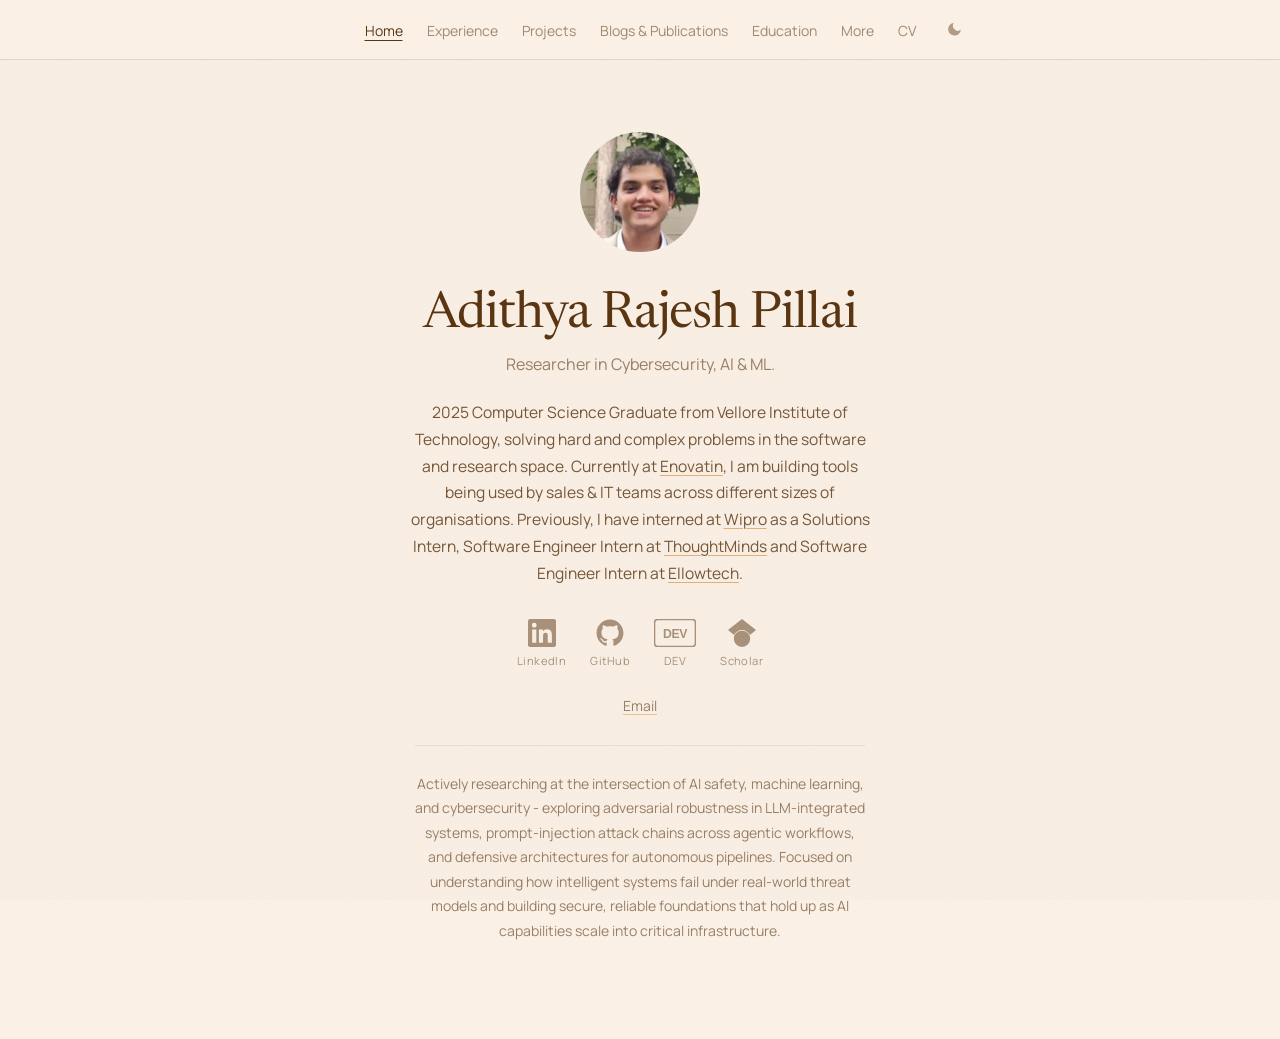
<file: index.html>
<!DOCTYPE html>
<html lang="en">
<head>
  <meta charset="UTF-8">
  <meta name="viewport" content="width=device-width, initial-scale=1.0">
  <title>Adithya Rajesh Pillai</title>
  <link rel="preconnect" href="https://fonts.googleapis.com">
  <link rel="preconnect" href="https://fonts.gstatic.com" crossorigin>
  <link href="https://fonts.googleapis.com/css2?family=Newsreader:opsz,wght@6..72,300;6..72,400;6..72,500&family=Manrope:wght@300;400;500;600&display=swap" rel="stylesheet">
  <link rel="stylesheet" href="shared.css">
</head>
<body>

  <header class="site-header">
    <div class="header-inner">
      <ul class="nav-list" id="nav-list"></ul>
      <button class="theme-toggle" id="theme-toggle" aria-label="Switch to dark mode"></button>
    </div>
  </header>

  <main class="content-col">

    <!-- HOME -->
    <section id="home" class="section">
      <div class="hero-photo-wrap">
        <img src="profile.jpg" alt="Adithya Rajesh Pillai">
      </div>
      <h1 class="name">Adithya Rajesh Pillai</h1>
      <p class="role">Researcher in Cybersecurity, AI &amp; ML.</p>
      <p class="bio">
        2025 Computer Science Graduate from Vellore Institute of Technology, solving hard and complex problems in the software and research space. Currently at <a class="inline-link" href="https://enovatin.com" target="_blank" rel="noopener">Enovatin</a>, I am building tools being used by sales &amp; IT teams across different sizes of organisations. Previously, I have interned at <a class="inline-link" href="https://www.wipro.com/cybersecurity/" target="_blank" rel="noopener">Wipro</a> as a Solutions Intern, Software Engineer Intern at <a class="inline-link" href="https://www.thoughtminds.ai/" target="_blank" rel="noopener">ThoughtMinds</a> and Software Engineer Intern at <a class="inline-link" href="https://ellow.io/" target="_blank" rel="noopener">Ellowtech</a>.
      </p>
      <div class="socials" id="socials"></div>
      <a class="hero-email" href="mailto:adithya.pillai16@gmail.com">Email</a>
      <p class="research-bio">
        Actively researching at the intersection of AI safety, machine learning, and cybersecurity - exploring adversarial robustness in LLM-integrated systems, prompt-injection attack chains across agentic workflows, and defensive architectures for autonomous pipelines. Focused on understanding how intelligent systems fail under real-world threat models and building secure, reliable foundations that hold up as AI capabilities scale into critical infrastructure.
      </p>
    </section>

    <!-- EXPERIENCE -->
    <section id="experience" class="section">
      <h1 class="page-title">Experience</h1>
      <p class="page-intro">Places I've worked, problems I've poked at, and what I learned breaking and building things along the way.</p>

      <div class="entry">
        <div class="entry-date">October 2025 — Present</div>
        <h3 class="entry-title">Founding Engineer</h3>
        <div class="entry-org"><a class="inline-link" href="https://enovatin.com" target="_blank" rel="noopener">Enovatin Technologies</a></div>
        <div class="entry-body">
          <ul>
            <li>Owned full lifecycle of 8 features from PRD to production with zero post-launch incidents; ran usability sessions with 5 clients, identified and shipped fixes for 3 UX gaps, improving task completion rates.</li>
            <li>Redesigned a sequential AI workflow into a multi-agent orchestration pipeline, cutting completion time from ~40s to 15s; built an async job queue with background workers, offloading 60% of processing and improving response time 3x.</li>
            <li>Added isolated auth middleware for admin routes to eliminate privilege escalation paths; configured audit logging for 100% of admin actions, enabling full compliance traceability.</li>
          </ul>
        </div>
      </div>

      <div class="entry">
        <div class="entry-date">January 2025 — September 2025</div>
        <h3 class="entry-title">Cybersecurity Solutions Intern</h3>
        <div class="entry-org"><a class="inline-link" href="https://www.wipro.com/cybersecurity/" target="_blank" rel="noopener">Wipro</a></div>
        <div class="entry-body">
          <ul>
            <li>Delivered CXO-level SOC-CMM assessment reports for Fortune 500 European enterprises, translating NIST CSF and ISO 27001 findings into audit-ready actions.</li>
            <li>Standardised solution architectures across multiple pre-sales engagements, reducing rework by 20%.</li>
            <li>Produced 6 client-ready case studies on security assurance and ROI-driven remediation with enterprise partners.</li>
          </ul>
        </div>
      </div>

      <div class="entry">
        <div class="entry-date">September 2023 — November 2023</div>
        <h3 class="entry-title">Software Engineer Intern</h3>
        <div class="entry-org"><a class="inline-link" href="https://www.thoughtminds.ai/" target="_blank" rel="noopener">ThoughtMinds</a></div>
        <div class="entry-body">
          <ul>
            <li>Fine-tuned Llama 2 for a text-classification task, improving prediction accuracy from 65% to 85%.</li>
            <li>Migrated a ReactJS frontend to Next.js + TypeScript, enabling SSR on 5 routes and cutting page load time 30%.</li>
            <li>Ran cross-environment testing across AWS and Azure, logging endpoint behaviour in staging and production to catch deployment regressions.</li>
          </ul>
        </div>
      </div>

      <div class="entry">
        <div class="entry-date">June 2022 — July 2022</div>
        <h3 class="entry-title">Software Engineer Intern</h3>
        <div class="entry-org"><a class="inline-link" href="https://ellow.io/" target="_blank" rel="noopener">Ellowtech</a></div>
        <div class="entry-body">
          <ul>
            <li>Optimised candidate-search SQL queries through indexing and restructuring, cutting filtered lookup time by 25%.</li>
            <li>Documented internal API contracts for developer onboarding flow, adopted as reference across the frontend team.</li>
            <li>Configured Azure RBAC across dev/staging/prod for a client deployment, enforcing least-privilege access.</li>
          </ul>
        </div>
      </div>
    </section>

    <!-- PROJECTS -->
    <section id="projects" class="section">
      <h1 class="page-title">Projects</h1>

      <div class="entry">
        <div class="entry-date">January 2026 — March 2026</div>
        <h3 class="entry-title">Infrastructure Cost Optimisation Agent</h3>
        <div class="entry-org">Agentic FinOps</div>
        <div class="entry-body">
          <ul>
            <li>Built an agentic FinOps tool that autonomously analyses AWS spend and surfaces cost-saving recommendations.</li>
            <li>Added an LLM-driven validation step that reviews each recommendation for feasibility and risk before surfacing it.</li>
          </ul>
        </div>
        <div class="tag-row"><span class="tag tag-accent">react</span><span class="tag">langgraph</span><span class="tag">python</span><span class="tag">aws</span></div>
      </div>

      <div class="entry">
        <div class="entry-date">November 2025 — December 2025</div>
        <h3 class="entry-title">Home Lab SIEM</h3>
        <div class="entry-org">Security tooling</div>
        <div class="entry-body">
          <ul>
            <li>Built a real-time alert notification service with severity-based priority queuing and multi-channel delivery.</li>
            <li>Engineered per-recipient token-bucket rate limiting via Redis scripts to prevent alert fatigue.</li>
          </ul>
        </div>
        <div class="tag-row"><span class="tag tag-accent">python</span><span class="tag">postgresql</span><span class="tag">redis</span><span class="tag">docker</span></div>
      </div>

      <div class="entry">
        <div class="entry-date">July 2025 — September 2025</div>
        <h3 class="entry-title">Batch Transaction Processing Engine</h3>
        <div class="entry-org">Systems programming</div>
        <div class="entry-body">
          <ul>
            <li>Built a batch processor in C that reads a master account file and a transaction file, writing an updated master.</li>
            <li>Generated an end-of-day summary report with total debits, credits and closing balance of reconciliation.</li>
          </ul>
        </div>
        <div class="tag-row"><span class="tag tag-accent">c</span><span class="tag">flat-file i/o</span><span class="tag">makefile</span><span class="tag">parsing</span></div>
      </div>
    </section>

    <!-- BLOGS & PUBLICATIONS -->
    <section id="blogs-publications" class="section">
      <h1 class="page-title">Blogs &amp; Publications</h1>

      <h2 class="section-subhead">Journals</h2>

      <div class="entry">
        <div class="entry-date">2024</div>
        <h3 class="entry-title">Privacy and Data Protection Challenges in Industry 4.0: An AI-Driven Perspective</h3>
        <div class="entry-org">Co-authors: Tanisha Jauhari, <strong>Adithya Rajesh Pillai</strong>, Gaurpriya Singh Roy, Adhip Koshy, Stuti Kothari, Ajitha D<a class="pill" href="https://www.researchgate.net/publication/382680515_Privacy_and_data_protection_challenges_in_industry_40_An_AI-driven_perspective" target="_blank" rel="noopener">Paper</a></div>
        <div class="entry-body">
          <p>The paper explores how AI techniques can safeguard sensitive information and ensure compliance. It explores fundamental technologies such as cyber-physical systems and the complex application of AI in analytics and predictive maintenance.</p>
        </div>
      </div>

      <h2 class="section-subhead">Conferences</h2>

      <h2 class="section-subhead">Blogs</h2>

      <h2 class="section-subhead">Soon 👀</h2>
    </section>

    <!-- EDUCATION -->
    <section id="education" class="section">
      <h1 class="page-title">Education</h1>

      <div class="entry">
        <div class="entry-date">2021 — 2025</div>
        <h3 class="entry-title">B.Tech, Computer Science and Engineering</h3>
        <div class="entry-org" style="font-weight: 700; opacity: 1;">Vellore Institute of Technology · Vellore, Tamil Nadu, India</div>
        <div class="entry-body">
          <p>Grade: 8/10 (First Class Honours)</p>
          <p>Electives:</p>
          <ul>
            <li>BCSE334L: Predictive Analytics</li>
            <li>BCSE353E: Information Security Analysis and Audit</li>
            <li>BCSE354E: Information Security Management</li>
            <li>BCSE401L: Internet of Things</li>
            <li>BCSE410L: Cyber Security</li>
          </ul>
        </div>
      </div>

      <div class="entry">
        <div class="entry-date">2017 — 2021</div>
        <h3 class="entry-title">Global Public School</h3>
        <div class="entry-org">Kochi, Kerala, India</div>
        <div class="entry-body">
          <p>AS/A Levels — Mathematics, Physics, Information Technology, English Language</p>
          <p>IGCSE — Mathematics, English Language, Information Technology, Physics, Chemistry, Environmental Management, Art &amp; Design</p>
        </div>
      </div>

      <div class="entry">
        <div class="entry-date">2015 — 2017</div>
        <h3 class="entry-title">Modern International School Bangkok</h3>
        <div class="entry-org">Bangkok, Thailand</div>
      </div>

      <div class="entry">
        <div class="entry-date">2012 — 2015</div>
        <h3 class="entry-title">Bangkok Patana School</h3>
        <div class="entry-org">Bangkok, Thailand</div>
      </div>

      <div class="entry">
        <div class="entry-date">2010 — 2012</div>
        <h3 class="entry-title">United Nations International School, Hanoi</h3>
        <div class="entry-org">Hanoi, Vietnam</div>
      </div>

      <div class="entry">
        <div class="entry-date">2010</div>
        <h3 class="entry-title">Swami Vivekananda Public School, Channannikadu</h3>
        <div class="entry-org">Channannikadu, Kerala, India</div>
      </div>

      <div class="entry">
        <div class="entry-date">2009 — 2010</div>
        <h3 class="entry-title">Singapore International School, Hanoi</h3>
        <div class="entry-org">Hanoi, Vietnam</div>
      </div>

      <div class="entry">
        <div class="entry-date">2007 — 2009</div>
        <h3 class="entry-title">International School of Dhaka (ISD)</h3>
        <div class="entry-org">Dhaka, Bangladesh</div>
      </div>
    </section>

    <!-- MORE -->
    <section id="more" class="section">
      <h1 class="page-title">More</h1>

      <h2 class="section-subhead">Skills</h2>

      <div class="entry">
        <div class="entry-body">
          <p><strong>Languages:</strong> Python, JavaScript, TypeScript, SQL (PostgreSQL), Bash, HTML/CSS</p>
          <p><strong>Frameworks:</strong> React, Next.js, Node.js, FastAPI, Flask, Redux, LangChain, TensorFlow, Keras</p>
          <p><strong>Tools &amp; Platforms:</strong> Git, GitHub Actions, Docker, Kubernetes, GCP, AWS, Linux, Redis, VS Code, Cursor, Claude Code, Grafana, PostHog, Postman, Figma, Burp Suite, Nmap, Wireshark, Splunk, Wazuh, Nessus, Microsoft Sentinel</p>
          <p><strong>Soft Skills:</strong> Analytical thinking, cross-functional collaboration, technical communication, research synthesis, attention to detail, stakeholder management, product intuition, structured problem-solving, adaptability, ownership mindset</p>
        </div>
      </div>

      <h2 class="section-subhead">Key Concepts</h2>

      <div class="entry">
        <div class="entry-body">
          <p>AI &amp; ML — <a class="inline-link" href="#">Notes</a> · <a class="inline-link" href="#">Code</a></p>
          <p>Cybersecurity — <a class="inline-link" href="#">Notes</a> · <a class="inline-link" href="#">Code</a></p>
          <p>Networks — <a class="inline-link" href="https://github.com/adithya16pillai/resources/blob/main/cs-fundamentals/Networking.pdf">Notes</a> · <a class="inline-link" href="https://github.com/adithya16pillai/5th-Semester">Code</a></p>
          <p>Cloud Computing — <a class="inline-link" href="#">Notes</a></p>
          <p>System Design — <a class="inline-link" href="#">Notes</a></p>
          <p>Docker + Kubernetes — <a class="inline-link" href="#">Notes</a></p>
          <p>Backend Development — <a class="inline-link" href="#">Notes</a> · <a class="inline-link" href="#">Code</a></p>
          <p>Frontend Development — <a class="inline-link" href="https://github.com/adithya16pillai/resources/blob/main/cs-fundamentals/Frontend.pdf">Notes</a> · <a class="inline-link" href="#">Code</a></p>
          <p>Data Structures &amp; Algorithms — <a class="inline-link" href="#">Notes</a> · <a class="inline-link" href="#">Code</a></p>
          <p>Database — <a class="inline-link" href="#">Notes</a></p>
          <p>C, C++ &amp; Rust — <a class="inline-link" href="#">Notes</a> · <a class="inline-link" href="#">Code</a></p>
          <p>Go — <a class="inline-link" href="#">Notes</a> · <a class="inline-link" href="#">Code</a></p>
          <p>GPU &amp; Hardware — <a class="inline-link" href="#">Notes</a> · <a class="inline-link" href="#">Code</a></p>
          <p>Cryptography — <a class="inline-link" href="#">Notes</a> · <a class="inline-link" href="https://github.com/adithya16pillai/Cryptography_and_network_security">Code</a></p>
        </div>
      </div>

      <h2 class="section-subhead">Achievements</h2>

      <div class="entry">
        <div class="entry-body">
          <p><strong>Malva Labs</strong> — Initiated a non-profit research organisation focusing on AI Safety &amp; Alignment, Biosecurity and Hardware.</p>
          <p><strong>Security Research</strong> — Won $20k+ from Live Hacking &amp; Capture the Flag events. Frequent Bug Bounty hunter &amp; contributor.</p>
          <p><strong>Hackathons</strong> — Participation in over 35 hackathons worldwide, coming Top 3 in 5 Major League Hacking &amp; DevPost hackathons.</p>
          <p><strong>Certifications</strong> — EC-Council Certified Ethical Hacker (CEHv12), Google Cloud Computing Foundations.</p>
        </div>
      </div>

      <h2 class="section-subhead">Community Service &amp; Charity Work</h2>

      <div class="entry">
        <div class="entry-body">
          <p><strong>Care &amp; Support Service</strong> — 10+ year tradition of spending time and donating to orphanages and old age homes, communicating &amp; learning.</p>
          <p><strong>Fundraising</strong> — Hosting food stalls funding children's health and participating in marathons for cancer research &amp; flood support.</p>
        </div>
      </div>

      <h2 class="section-subhead">Extracurricular</h2>

      <div class="entry">
        <div class="entry-body">
          <p><strong>English Cricket Board</strong> — ECB ACO Certified Cricket Umpire Level 1, Certified Cricket Scorer Level 2.</p>
          <p><strong>Sports</strong> — Long-distance runner (marathons &amp; half-marathons); played Basketball, Football &amp; Cricket at a high level.</p>
          <p><strong>Art</strong> — Participated &amp; won state-wide and district-wide art competitions &amp; exhibitions, specialising in oil painting &amp; charcoal drawing.</p>
          <p><strong>Languages:</strong> English (Fluent), Malayalam (Fluent), Mandarin (Intermediate), Hindi (Intermediate), Thai (Basic), Spanish (Basic).</p>
        </div>
      </div>
    </section>

  </main>

  <script src="site.js"></script>
  <script>
    initTheme();
    renderSocials("#socials");
    renderNav("#nav-list");
    initSectionRouter();
  </script>
</body>
</html>
</file>
<file: shared.css>
/* ============================================================
   adithya rajesh pillai — personal site
   ============================================================ */

:root {
  --bg:        #FAF0E6;
  --cream:     #F1D5BA;
  --tan:       #E8BB8D;
  --orange:    #DFA061;
  --brown:     #593512;
  --green:     #84B067;
  --brown-50:  rgba(89, 53, 18, 0.5);
  --brown-15:  rgba(89, 53, 18, 0.15);
  --brown-08:  rgba(89, 53, 18, 0.08);

  --font-display: "Newsreader", Georgia, serif;
  --font-body:    "Manrope", "Helvetica Neue", sans-serif;
}

/* ============================================================
   DARK MODE
   ============================================================ */

[data-theme="dark"] {
  --bg:        #13100c;
  --cream:     #1f1710;
  --tan:       #2d2015;
  --orange:    #DFA061;
  --brown:     #e9c99a;
  --green:     #84B067;
  --brown-50:  rgba(233, 201, 154, 0.5);
  --brown-15:  rgba(233, 201, 154, 0.15);
  --brown-08:  rgba(233, 201, 154, 0.08);
}

[data-theme="dark"] body::before {
  opacity: 0.06;
  mix-blend-mode: screen;
}

* { box-sizing: border-box; }

html, body {
  margin: 0;
  padding: 0;
  background: var(--bg);
  color: var(--brown);
  font-family: var(--font-body);
  font-size: 16px;
  line-height: 1.5;
  -webkit-font-smoothing: antialiased;
  text-rendering: optimizeLegibility;
}

/* subtle paper texture — no dot grid */
body::before {
  content: "";
  position: fixed;
  inset: 0;
  pointer-events: none;
  z-index: 0;
  opacity: 0.22;
  mix-blend-mode: multiply;
  background-image: url("data:image/svg+xml;utf8,<svg xmlns='http://www.w3.org/2000/svg' width='200' height='200'><filter id='n'><feTurbulence type='fractalNoise' baseFrequency='0.85' numOctaves='2' stitchTiles='stitch'/><feColorMatrix values='0 0 0 0 0.35  0 0 0 0 0.21  0 0 0 0 0.07  0 0 0 0.18 0'/></filter><rect width='100%' height='100%' filter='url(%23n)'/></svg>");
}

a { color: inherit; text-decoration: none; }

/* ============================================================
   HEADER / NAV
   ============================================================ */

.site-header {
  position: sticky;
  top: 0;
  z-index: 100;
  background: var(--bg);
  border-bottom: 1px solid var(--brown-15);
}

.header-inner {
  position: relative;
  max-width: 720px;
  margin: 0 auto;
  padding: 1.1rem 2rem;
  display: flex;
  justify-content: center;
  align-items: center;
}

.theme-toggle {
  position: absolute;
  right: 2rem;
  top: 50%;
  transform: translateY(-50%);
  background: none;
  border: none;
  cursor: pointer;
  padding: 0.3rem;
  display: flex;
  align-items: center;
  justify-content: center;
  color: var(--brown);
  opacity: 0.45;
  transition: opacity 0.2s;
  border-radius: 4px;
  line-height: 0;
}

.theme-toggle:hover { opacity: 1; }

.theme-toggle svg {
  width: 17px;
  height: 17px;
}

.brand {
  font-family: var(--font-display);
  font-size: 1.05rem;
  font-weight: 400;
  letter-spacing: -0.01em;
  color: var(--brown);
  opacity: 0.85;
  transition: opacity 0.2s;
}

.brand:hover { opacity: 1; }

.nav-list {
  list-style: none;
  margin: 0;
  padding: 0;
  display: flex;
  flex-direction: row;
  flex-wrap: wrap;
  gap: 0.5rem 1.5rem;
  align-items: center;
}

.nav-list a {
  font-family: var(--font-body);
  font-size: 0.875rem;
  color: var(--brown);
  opacity: 0.55;
  white-space: nowrap;
  transition: opacity 0.2s;
}

.nav-list a:hover { opacity: 0.9; }

.nav-list a.is-current {
  opacity: 1;
  text-decoration: underline;
  text-underline-offset: 4px;
  text-decoration-thickness: 1px;
}

/* ============================================================
   MAIN CONTENT
   ============================================================ */

.content-col {
  position: relative;
  z-index: 1;
  max-width: 680px;
  margin: 0 auto;
  padding: 4.5rem 2rem 6rem;
}

.section { display: none; }

.section.is-active {
  display: block;
  animation: fade-up 0.28s ease;
}

@keyframes fade-up {
  from { opacity: 0; transform: translateY(6px); }
  to   { opacity: 1; transform: translateY(0); }
}

/* ============================================================
   HOME / HERO
   ============================================================ */

.hero-photo-wrap {
  width: 120px;
  height: 120px;
  border-radius: 50%;
  overflow: hidden;
  background: radial-gradient(circle at 30% 30%, var(--tan), var(--orange) 70%);
  display: grid;
  place-items: center;
  margin: 0 auto 2.2rem;
}

.hero-photo-wrap img {
  width: 100%;
  height: 100%;
  object-fit: cover;
}

.hero-photo-placeholder {
  font-family: var(--font-display);
  font-size: 3rem;
  font-weight: 400;
  color: var(--brown);
  user-select: none;
}

.name {
  font-family: var(--font-display);
  font-weight: 400;
  letter-spacing: -0.02em;
  font-size: clamp(2.2rem, 5vw, 3.2rem);
  line-height: 1.1;
  margin: 0 0 0.55rem;
  color: var(--brown);
  text-align: center;
}

.role {
  font-size: 1rem;
  color: var(--brown);
  opacity: 0.6;
  margin: 0 0 1.4rem;
  text-align: center;
}

.bio {
  max-width: 46ch;
  font-size: 0.975rem;
  line-height: 1.72;
  color: var(--brown);
  opacity: 0.82;
  margin: 0 auto 2rem;
  text-align: center;
}

.research-bio {
  max-width: 50ch;
  font-size: 0.875rem;
  line-height: 1.75;
  color: var(--brown);
  opacity: 0.6;
  margin: 1.8rem auto 0;
  text-align: center;
  border-top: 1px solid var(--brown-15);
  padding-top: 1.6rem;
}

/* ============================================================
   SOCIAL ICONS
   ============================================================ */

.socials {
  display: flex;
  gap: 1.5rem;
  align-items: flex-start;
  justify-content: center;
}

.social-link {
  display: flex;
  flex-direction: column;
  align-items: center;
  gap: 0.4rem;
  color: var(--brown);
  opacity: 0.5;
  transition: opacity 0.2s ease, transform 0.2s ease;
}

.social-link:hover {
  opacity: 1;
  transform: translateY(-2px);
}

.social-link svg {
  height: 28px;
  width: auto;
  max-width: 44px;
}

.social-label {
  font-family: var(--font-body);
  font-size: 0.7rem;
  letter-spacing: 0.04em;
  color: var(--brown);
}

.hero-email {
  display: block;
  margin-top: 1.6rem;
  font-size: 0.875rem;
  color: var(--brown);
  opacity: 0.6;
  text-align: center;
  text-decoration: underline;
  text-underline-offset: 3px;
  text-decoration-color: var(--orange);
  text-decoration-thickness: 1px;
  transition: opacity 0.2s;
}

.hero-email:hover { opacity: 1; }

/* ============================================================
   SECTION TITLES
   ============================================================ */

.page-title {
  font-family: var(--font-display);
  font-weight: 400;
  letter-spacing: -0.02em;
  font-size: clamp(2rem, 4.5vw, 2.8rem);
  line-height: 1.1;
  margin: 0 0 0.45rem;
  color: var(--brown);
}

.page-intro {
  font-size: 0.92rem;
  line-height: 1.68;
  color: var(--brown);
  opacity: 0.6;
  margin-bottom: 2.2rem;
  max-width: 54ch;
}

.section-subhead {
  font-family: var(--font-body);
  font-size: 0.72rem;
  letter-spacing: 0.14em;
  text-transform: uppercase;
  opacity: 0.45;
  margin: 2.5rem 0 0;
  font-weight: 600;
}

/* ============================================================
   ENTRIES
   ============================================================ */

.entry {
  padding: 1.35rem 0;
  border-top: 1px solid var(--brown-15);
}

.entry:last-child {
  border-bottom: 1px solid var(--brown-15);
}

.entry-date {
  font-size: 0.78rem;
  letter-spacing: 0.05em;
  color: var(--brown);
  opacity: 0.45;
  margin-bottom: 0.25rem;
}

.entry-title {
  font-family: var(--font-display);
  font-weight: 400;
  letter-spacing: -0.01em;
  font-size: 1.08rem;
  line-height: 1.3;
  margin: 0 0 0.2rem;
  color: var(--brown);
}

.entry-org {
  font-size: 0.86rem;
  margin: 0 0 0.6rem;
  color: var(--brown);
  opacity: 0.6;
}

.entry-org .pill {
  display: inline-block;
  font-size: 0.7rem;
  letter-spacing: 0.06em;
  padding: 0.1rem 0.45rem;
  border-radius: 999px;
  background: var(--cream);
  margin-left: 0.35rem;
  vertical-align: middle;
  text-decoration: none;
}

a.pill:hover {
  text-decoration: underline;
}

.entry-body {
  font-size: 0.91rem;
  line-height: 1.68;
  color: var(--brown);
  opacity: 0.82;
}

.entry-body p { margin: 0 0 0.4rem; }

.entry-body ul {
  padding-left: 1.1rem;
  margin: 0.4rem 0 0;
}

.entry-body li { margin-bottom: 0.3rem; }

.entry-body li::marker { color: var(--orange); }

.tag-row {
  display: flex;
  flex-wrap: wrap;
  gap: 0.35rem;
  margin-top: 0.75rem;
}

.tag {
  font-size: 0.72rem;
  letter-spacing: 0.04em;
  padding: 0.18rem 0.55rem;
  background: transparent;
  border: 1px solid var(--brown-15);
  border-radius: 999px;
  color: var(--brown);
  opacity: 0.7;
}

.tag.tag-accent {
  background: var(--cream);
  border-color: transparent;
  opacity: 0.85;
}

/* ============================================================
   INLINE LINKS
   ============================================================ */

.inline-link {
  text-decoration: underline;
  text-underline-offset: 3px;
  text-decoration-color: var(--orange);
  text-decoration-thickness: 1px;
}

/* ============================================================
   RESPONSIVE
   ============================================================ */

@media (max-width: 600px) {
  .header-inner {
    padding: 0.85rem 1.25rem;
    padding-right: 3rem;
    gap: 0.75rem;
    flex-wrap: wrap;
  }

  .theme-toggle {
    right: 1.25rem;
  }

  .nav-list {
    gap: 0.9rem;
    flex-wrap: wrap;
  }

  .nav-list a { font-size: 0.8rem; }

  .content-col {
    padding: 2.5rem 1.25rem 4rem;
  }
}
</file>
